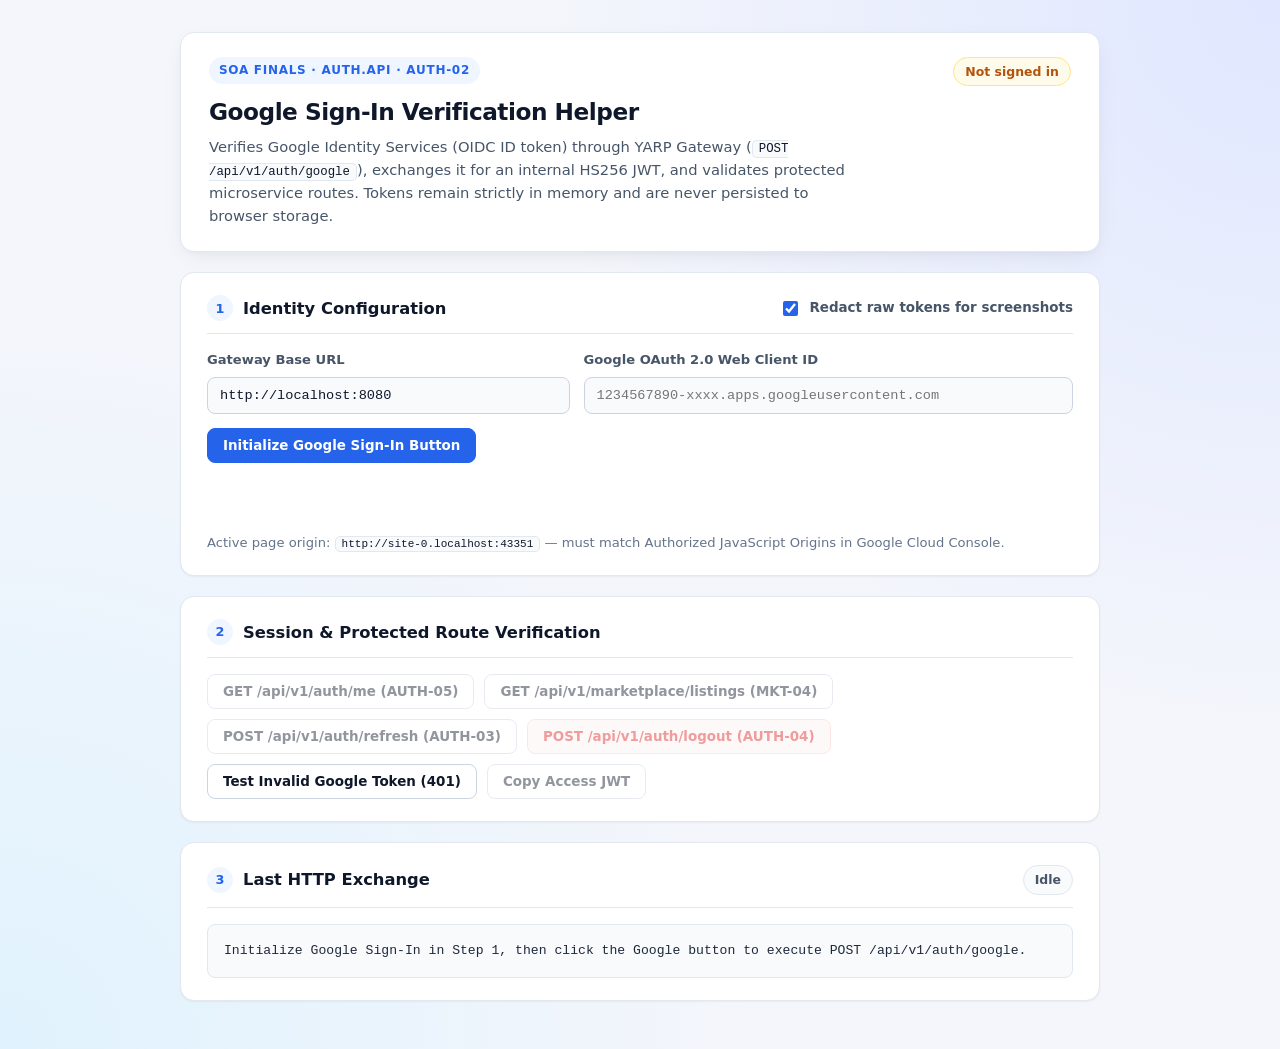
<file: tools/google-login-demo/index.html>
<!DOCTYPE html>
<html lang="en">
<head>
  <meta charset="UTF-8" />
  <meta name="viewport" content="width=device-width, initial-scale=1.0" />
  <title>SOA Marketplace — Google Sign-In Verification Helper (AUTH-02)</title>
  <script src="https://accounts.google.com/gsi/client" async defer></script>
  <style>
    :root {
      --bg: #f4f6fb;
      --bg-accent: radial-gradient(circle at top right, #e0e7ff 0%, transparent 45%),
                   radial-gradient(circle at bottom left, #e0f2fe 0%, transparent 45%);
      --surface: #ffffff;
      --surface-subtle: #f8fafc;
      --border: #e2e8f0;
      --border-strong: #cbd5e1;
      --text: #0f172a;
      --text-secondary: #475569;
      --text-muted: #64748b;
      --primary: #2563eb;
      --primary-hover: #1d4ed8;
      --primary-soft: #eff6ff;
      --success: #059669;
      --success-bg: #ecfdf5;
      --success-border: #a7f3d0;
      --danger: #dc2626;
      --danger-bg: #fef2f2;
      --danger-border: #fecaca;
      --warn: #b45309;
      --warn-bg: #fffbeb;
      --warn-border: #fde68a;
      --shadow-sm: 0 1px 2px rgba(15, 23, 42, 0.05);
      --shadow-md: 0 8px 24px -6px rgba(15, 23, 42, 0.08), 0 2px 6px -2px rgba(15, 23, 42, 0.04);
      --radius: 14px;
      --radius-sm: 8px;
    }

    * { box-sizing: border-box; }

    body {
      margin: 0;
      min-height: 100vh;
      padding: 32px 20px 48px;
      font-family: "Inter", "Segoe UI", system-ui, -apple-system, BlinkMacSystemFont, Roboto, sans-serif;
      background-color: var(--bg);
      background-image: var(--bg-accent);
      color: var(--text);
      line-height: 1.55;
      -webkit-font-smoothing: antialiased;
    }

    .container {
      max-width: 920px;
      margin: 0 auto;
      display: grid;
      gap: 20px;
    }

    .hero {
      background: var(--surface);
      border: 1px solid var(--border);
      border-radius: var(--radius);
      padding: 24px 28px;
      box-shadow: var(--shadow-md);
      display: flex;
      flex-wrap: wrap;
      justify-content: space-between;
      align-items: flex-start;
      gap: 16px;
    }

    .eyebrow {
      display: inline-flex;
      align-items: center;
      gap: 6px;
      font-size: 0.75rem;
      font-weight: 700;
      letter-spacing: 0.06em;
      text-transform: uppercase;
      color: var(--primary);
      background: var(--primary-soft);
      padding: 4px 10px;
      border-radius: 999px;
      margin-bottom: 10px;
    }

    h1 {
      margin: 0 0 6px;
      font-size: 1.45rem;
      font-weight: 700;
      letter-spacing: -0.02em;
      color: var(--text);
    }

    .subtitle {
      margin: 0;
      font-size: 0.92rem;
      color: var(--text-secondary);
      max-width: 660px;
    }

    .card {
      background: var(--surface);
      border: 1px solid var(--border);
      border-radius: var(--radius);
      padding: 22px 26px;
      box-shadow: var(--shadow-sm);
      transition: box-shadow 0.2s ease;
    }

    .card:hover {
      box-shadow: var(--shadow-md);
    }

    .card-header {
      display: flex;
      align-items: center;
      justify-content: space-between;
      flex-wrap: wrap;
      gap: 10px;
      margin-bottom: 16px;
      padding-bottom: 12px;
      border-bottom: 1px solid var(--border);
    }

    .step-title {
      display: flex;
      align-items: center;
      gap: 10px;
      margin: 0;
      font-size: 1.02rem;
      font-weight: 650;
      color: var(--text);
    }

    .step-num {
      width: 26px;
      height: 26px;
      border-radius: 50%;
      background: var(--primary-soft);
      color: var(--primary);
      font-size: 0.8rem;
      font-weight: 700;
      display: inline-flex;
      align-items: center;
      justify-content: center;
      flex-shrink: 0;
    }

    .grid {
      display: grid;
      grid-template-columns: 1fr 1.35fr;
      gap: 14px;
    }

    @media (max-width: 680px) {
      .grid { grid-template-columns: 1fr; }
      body { padding: 18px 12px 36px; }
      .hero, .card { padding: 18px; }
    }

    label {
      display: block;
      font-size: 0.82rem;
      font-weight: 600;
      color: var(--text-secondary);
      margin-bottom: 6px;
    }

    input[type="text"] {
      width: 100%;
      padding: 10px 12px;
      border-radius: var(--radius-sm);
      border: 1px solid var(--border-strong);
      background: var(--surface-subtle);
      color: var(--text);
      font-family: ui-monospace, "Cascadia Code", Consolas, monospace;
      font-size: 0.85rem;
      transition: border-color 0.15s ease, box-shadow 0.15s ease, background-color 0.15s ease;
    }

    input[type="text"]:focus {
      outline: none;
      background: var(--surface);
      border-color: var(--primary);
      box-shadow: 0 0 0 3px rgba(37, 99, 235, 0.14);
    }

    .row {
      display: flex;
      flex-wrap: wrap;
      gap: 10px;
      align-items: center;
      margin-top: 14px;
    }

    .gsi-slot {
      min-height: 44px;
      display: flex;
      align-items: center;
      margin-top: 16px;
    }

    button {
      padding: 9px 15px;
      border-radius: var(--radius-sm);
      border: 1px solid var(--border-strong);
      background: var(--surface);
      color: var(--text);
      cursor: pointer;
      font-family: inherit;
      font-weight: 600;
      font-size: 0.84rem;
      transition: background-color 0.15s ease, border-color 0.15s ease, transform 0.08s ease, box-shadow 0.15s ease;
    }

    button:hover:not(:disabled) {
      background: var(--surface-subtle);
      border-color: #94a3b8;
      box-shadow: var(--shadow-sm);
    }

    button:active:not(:disabled) {
      transform: translateY(1px);
    }

    button.primary {
      background: var(--primary);
      color: #ffffff;
      border-color: var(--primary);
    }

    button.primary:hover:not(:disabled) {
      background: var(--primary-hover);
      border-color: var(--primary-hover);
    }

    button.danger {
      color: var(--danger);
      border-color: var(--danger-border);
      background: var(--danger-bg);
    }

    button.danger:hover:not(:disabled) {
      background: #fee2e2;
      border-color: #fca5a5;
    }

    button:disabled {
      opacity: 0.45;
      cursor: not-allowed;
    }

    .checkbox-row {
      display: inline-flex;
      align-items: center;
      gap: 8px;
      font-size: 0.84rem;
      color: var(--text-secondary);
      cursor: pointer;
      user-select: none;
      margin: 0;
    }

    .checkbox-row input {
      width: 15px;
      height: 15px;
      accent-color: var(--primary);
      cursor: pointer;
    }

    .badge {
      display: inline-flex;
      align-items: center;
      gap: 6px;
      padding: 4px 11px;
      border-radius: 999px;
      font-size: 0.78rem;
      font-weight: 650;
      border: 1px solid var(--border);
      background: var(--surface-subtle);
      color: var(--text-secondary);
    }

    .badge.ok {
      color: var(--success);
      background: var(--success-bg);
      border-color: var(--success-border);
    }

    .badge.err {
      color: var(--danger);
      background: var(--danger-bg);
      border-color: var(--danger-border);
    }

    .badge.warn {
      color: var(--warn);
      background: var(--warn-bg);
      border-color: var(--warn-border);
    }

    .meta-note {
      margin: 10px 0 0;
      font-size: 0.82rem;
      color: var(--text-muted);
    }

    code {
      font-family: ui-monospace, "Cascadia Code", Consolas, monospace;
      font-size: 0.84em;
      background: var(--surface-subtle);
      border: 1px solid var(--border);
      padding: 1px 6px;
      border-radius: 5px;
      color: var(--text);
    }

    .session-meta {
      font-size: 0.84rem;
      color: var(--text-secondary);
      font-family: ui-monospace, "Cascadia Code", Consolas, monospace;
    }

    pre {
      margin: 0;
      padding: 16px;
      background: var(--surface-subtle);
      border: 1px solid var(--border);
      border-radius: var(--radius-sm);
      color: #1e293b;
      overflow-x: auto;
      font-family: ui-monospace, "Cascadia Code", Consolas, monospace;
      font-size: 0.82rem;
      line-height: 1.55;
      max-height: 380px;
    }
  </style>
</head>
<body>
  <div class="container">
    <header class="hero">
      <div>
        <div class="eyebrow">SOA Finals · Auth.API · AUTH-02</div>
        <h1>Google Sign-In Verification Helper</h1>
        <p class="subtitle">
          Verifies Google Identity Services (OIDC ID token) through YARP Gateway (<code>POST /api/v1/auth/google</code>),
          exchanges it for an internal HS256 JWT, and validates protected microservice routes.
          Tokens remain strictly in memory and are never persisted to browser storage.
        </p>
      </div>
      <span id="sessionBadge" class="badge warn">Not signed in</span>
    </header>

    <section class="card">
      <div class="card-header">
        <h2 class="step-title"><span class="step-num">1</span>Identity Configuration</h2>
        <label class="checkbox-row">
          <input id="redactTokens" type="checkbox" checked />
          Redact raw tokens for screenshots
        </label>
      </div>

      <div class="grid">
        <div>
          <label for="gatewayUrl">Gateway Base URL</label>
          <input id="gatewayUrl" type="text" value="http://localhost:8080" />
        </div>
        <div>
          <label for="clientId">Google OAuth 2.0 Web Client ID</label>
          <input id="clientId" type="text" placeholder="1234567890-xxxx.apps.googleusercontent.com" />
        </div>
      </div>

      <div class="row">
        <button id="initBtn" class="primary" type="button">Initialize Google Sign-In Button</button>
      </div>

      <div class="gsi-slot" id="gsiContainer"></div>
      <p class="meta-note" id="originInfo"></p>
    </section>

    <section class="card">
      <div class="card-header">
        <h2 class="step-title"><span class="step-num">2</span>Session &amp; Protected Route Verification</h2>
        <span id="userSummary" class="session-meta"></span>
      </div>

      <div class="row" style="margin-top: 0;">
        <button id="meBtn" type="button" disabled>GET /api/v1/auth/me (AUTH-05)</button>
        <button id="catalogBtn" type="button" disabled>GET /api/v1/marketplace/listings (MKT-04)</button>
        <button id="refreshBtn" type="button" disabled>POST /api/v1/auth/refresh (AUTH-03)</button>
        <button id="logoutBtn" class="danger" type="button" disabled>POST /api/v1/auth/logout (AUTH-04)</button>
        <button id="invalidTokenBtn" type="button">Test Invalid Google Token (401)</button>
        <button id="copyJwtBtn" type="button" disabled>Copy Access JWT</button>
      </div>
    </section>

    <section class="card">
      <div class="card-header">
        <h2 class="step-title"><span class="step-num">3</span>Last HTTP Exchange</h2>
        <div style="display: flex; align-items: center; gap: 10px; flex-wrap: wrap;">
          <span id="traceInfo" class="session-meta"></span>
          <span id="statusBadge" class="badge">Idle</span>
        </div>
      </div>
      <pre id="output">Initialize Google Sign-In in Step 1, then click the Google button to execute POST /api/v1/auth/google.</pre>
    </section>
  </div>

  <script>
    const state = {
      accessToken: null,
      refreshToken: null,
      user: null
    };

    const $ = (id) => document.getElementById(id);

    $("originInfo").innerHTML = `Active page origin: <code>${window.location.origin}</code> — must match Authorized JavaScript Origins in Google Cloud Console.`;

    const params = new URLSearchParams(window.location.search);
    if (params.get("clientId")) $("clientId").value = params.get("clientId");
    if (params.get("gateway")) $("gatewayUrl").value = params.get("gateway");

    function setSession(tokenResponse) {
      state.accessToken = tokenResponse?.accessToken || null;
      state.refreshToken = tokenResponse?.refreshToken || null;
      state.user = tokenResponse?.user || null;

      const signedIn = Boolean(state.accessToken);
      $("meBtn").disabled = !signedIn;
      $("catalogBtn").disabled = !signedIn;
      $("refreshBtn").disabled = !state.refreshToken;
      $("logoutBtn").disabled = !state.refreshToken;
      $("copyJwtBtn").disabled = !signedIn;

      const badge = $("sessionBadge");
      if (signedIn && state.user) {
        badge.textContent = `Signed in · ${state.user.role} (${state.user.status})`;
        badge.className = "badge ok";
        $("userSummary").textContent = `${state.user.email} · ${state.user.userId}`;
      } else {
        badge.textContent = "Not signed in";
        badge.className = "badge warn";
        $("userSummary").textContent = "";
      }
    }

    function decodeJwtPayload(jwt) {
      try {
        const payload = jwt.split(".")[1].replace(/-/g, "+").replace(/_/g, "/");
        const padded = payload + "=".repeat((4 - (payload.length % 4)) % 4);
        return JSON.parse(atob(padded));
      } catch {
        return null;
      }
    }

    function sanitizeForDisplay(data) {
      if (!$("redactTokens").checked || !data || typeof data !== "object") {
        return data;
      }
      const clone = structuredClone(data);
      if (typeof clone.accessToken === "string") {
        clone.accessToken = `<REDACTED_JWT len=${clone.accessToken.length}>`;
      }
      if (typeof clone.refreshToken === "string") {
        clone.refreshToken = `<REDACTED_REFRESH len=${clone.refreshToken.length}>`;
      }
      return clone;
    }

    function renderResult(label, status, correlationId, body, extra = null) {
      const badge = $("statusBadge");
      badge.textContent = `${label} · HTTP ${status}`;
      badge.className = status >= 200 && status < 300 ? "badge ok" : "badge err";
      $("traceInfo").textContent = correlationId ? `X-Correlation-ID: ${correlationId}` : "";

      const view = {
        endpoint: label,
        httpStatus: status,
        correlationId: correlationId || null,
        response: sanitizeForDisplay(body)
      };
      if (extra) view.decodedInternalJwtClaims = extra;
      $("output").textContent = JSON.stringify(view, null, 2);
    }

    async function callGateway(method, path, { body = null, bearer = null } = {}) {
      const base = $("gatewayUrl").value.trim().replace(/\/+$/, "");
      const correlationId = crypto.randomUUID();
      const headers = {
        "Accept": "application/json",
        "X-Correlation-ID": correlationId
      };
      if (body !== null) headers["Content-Type"] = "application/json";
      if (bearer) headers["Authorization"] = `Bearer ${bearer}`;

      try {
        const res = await fetch(`${base}${path}`, {
          method,
          headers,
          body: body !== null ? JSON.stringify(body) : undefined
        });

        const text = await res.text();
        let parsed = null;
        if (text) {
          try { parsed = JSON.parse(text); } catch { parsed = text; }
        }
        return {
          ok: res.ok,
          status: res.status,
          correlationId: res.headers.get("X-Correlation-ID") || correlationId,
          body: parsed
        };
      } catch (err) {
        return {
          ok: false,
          status: 0,
          correlationId,
          body: { error: "Network or CORS error", message: String(err) }
        };
      }
    }

    async function handleGoogleCredential(response) {
      if (!response || !response.credential) {
        renderResult("GIS Callback", 0, null, { error: "Google did not return an ID token." });
        return;
      }

      const res = await callGateway("POST", "/api/v1/auth/google", {
        body: { idToken: response.credential }
      });

      let jwtClaims = null;
      if (res.ok && res.body?.accessToken) {
        setSession(res.body);
        jwtClaims = decodeJwtPayload(res.body.accessToken);
      }

      renderResult("POST /api/v1/auth/google", res.status, res.correlationId, res.body, jwtClaims);
    }

    $("initBtn").addEventListener("click", () => {
      const clientId = $("clientId").value.trim();
      if (!clientId) {
        renderResult("Init GIS", 0, null, { error: "Enter your Google OAuth 2.0 Web Client ID first." });
        return;
      }
      if (!window.google?.accounts?.id) {
        renderResult("Init GIS", 0, null, { error: "Google Identity Services script is still loading or blocked by browser shields." });
        return;
      }

      const container = $("gsiContainer");
      container.innerHTML = "";
      window.google.accounts.id.initialize({
        client_id: clientId,
        callback: handleGoogleCredential,
        ux_mode: "popup",
        auto_select: false
      });
      window.google.accounts.id.renderButton(container, {
        theme: "outline",
        size: "large",
        text: "signin_with",
        shape: "rectangular"
      });
      renderResult("Init GIS", 200, null, { message: "Google Sign-In button rendered. Click it to authenticate." });
    });

    $("meBtn").addEventListener("click", async () => {
      const res = await callGateway("GET", "/api/v1/auth/me", { bearer: state.accessToken });
      renderResult("GET /api/v1/auth/me", res.status, res.correlationId, res.body);
    });

    $("catalogBtn").addEventListener("click", async () => {
      const res = await callGateway("GET", "/api/v1/marketplace/listings", { bearer: state.accessToken });
      renderResult("GET /api/v1/marketplace/listings", res.status, res.correlationId, res.body);
    });

    $("refreshBtn").addEventListener("click", async () => {
      const res = await callGateway("POST", "/api/v1/auth/refresh", {
        body: { refreshToken: state.refreshToken }
      });
      let jwtClaims = null;
      if (res.ok && res.body?.accessToken) {
        setSession(res.body);
        jwtClaims = decodeJwtPayload(res.body.accessToken);
      }
      renderResult("POST /api/v1/auth/refresh", res.status, res.correlationId, res.body, jwtClaims);
    });

    $("logoutBtn").addEventListener("click", async () => {
      const res = await callGateway("POST", "/api/v1/auth/logout", {
        body: { refreshToken: state.refreshToken }
      });
      if (res.ok) setSession(null);
      renderResult("POST /api/v1/auth/logout", res.status, res.correlationId, res.body ?? { message: "No Content (204)" });
    });

    $("invalidTokenBtn").addEventListener("click", async () => {
      const res = await callGateway("POST", "/api/v1/auth/google", {
        body: { idToken: "invalid.google.token" }
      });
      renderResult("POST /api/v1/auth/google (negative)", res.status, res.correlationId, res.body);
    });

    $("copyJwtBtn").addEventListener("click", async () => {
      if (!state.accessToken) return;
      await navigator.clipboard.writeText(state.accessToken);
      $("statusBadge").textContent = "Copied internal Access JWT to clipboard";
      $("statusBadge").className = "badge ok";
    });
  </script>
</body>
</html>
</file>
